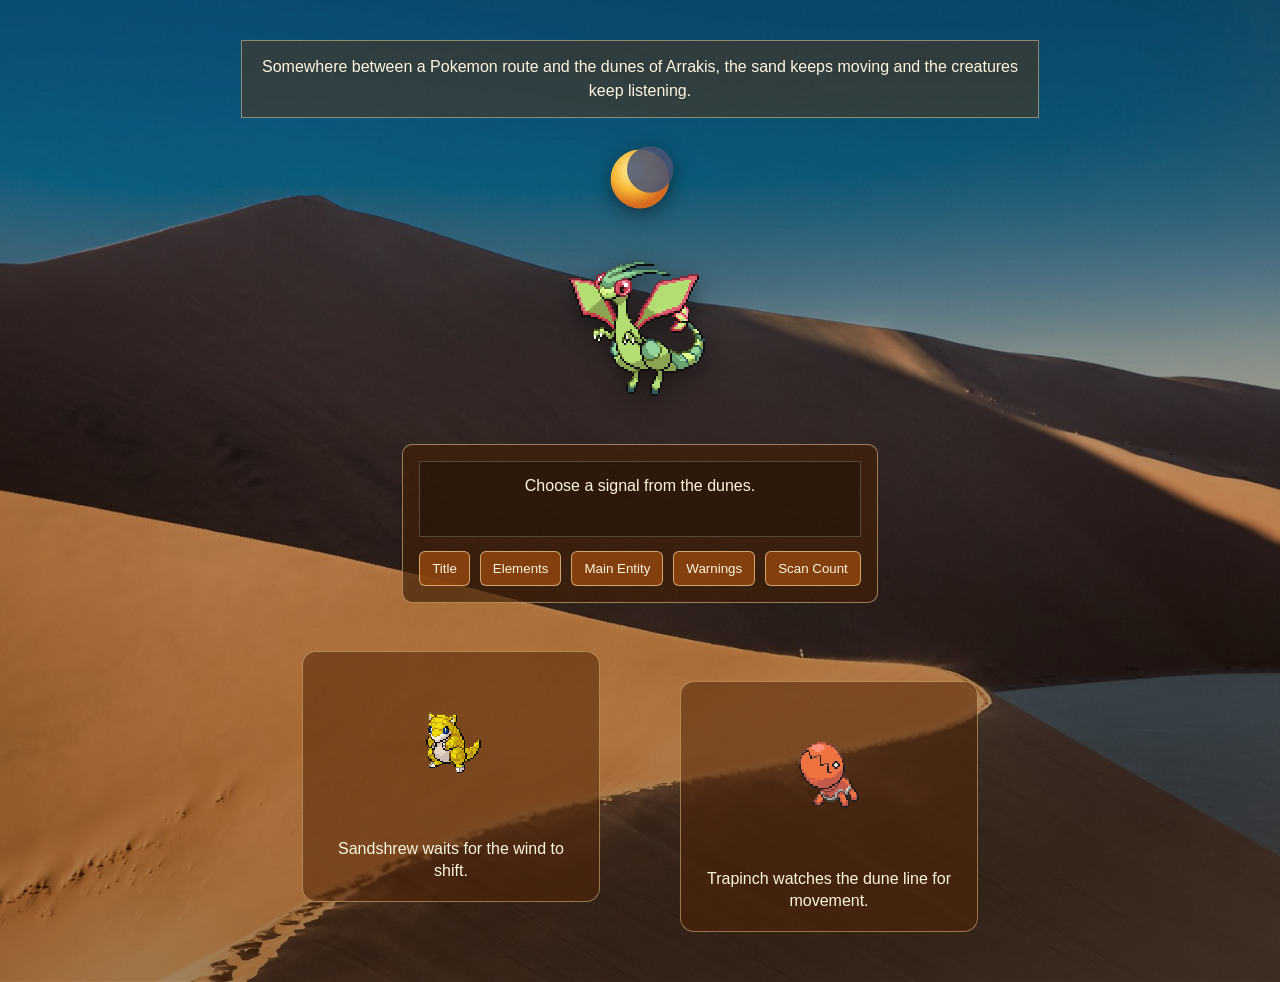
<file: environ/env03.html>
<!doctype html>
<html lang="en">
<head>
  <meta charset="utf-8">
  <meta name="viewport" content="width=device-width, initial-scale=1">
  <title>Pokemon on the Dunes of Arrakis Data Layer</title>
  <link rel="stylesheet" href="env03.css">
  <script src="https://code.jquery.com/jquery-3.7.1.min.js"></script>
  <script src="env03.js" defer></script>
</head>
<body>
  <div id="page">
    <div id="top-zone">
      <p id="scene-text">Somewhere between a Pokemon route and the dunes of Arrakis, the sand keeps moving and the creatures keep listening.</p>
      <img id="time-orb" src='data:image/svg+xml,%3Csvg xmlns="http://www.w3.org/2000/svg" viewBox="0 0 120 120"%3E%3Cdefs%3E%3CradialGradient id="sun" cx="38%25" cy="35%25" r="60%25"%3E%3Cstop offset="0%25" stop-color="%23fff7b0"/%3E%3Cstop offset="58%25" stop-color="%23f7b733"/%3E%3Cstop offset="100%25" stop-color="%23d66b1f"/%3E%3C/radialGradient%3E%3C/defs%3E%3Ccircle cx="60" cy="60" r="43" fill="url(%23sun)"/%3E%3Ccircle cx="75" cy="46" r="34" fill="%234a5575" opacity=".86"/%3E%3C/svg%3E' alt="Sun and moon time selector">
      <div id="flygon-area">
        <img id="flygon" src="../labs/arrakis_sample/images/flygon.png" alt="Flygon gliding above the dunes">
      </div>
    </div>

    <div id="data-panel">
      <div id="environment-output">Choose a signal from the dunes.</div>
      <div id="environment-controls">
        <button id="title-button">Title</button>
        <button id="elements-button">Elements</button>
        <button id="entity-button">Main Entity</button>
        <button id="warnings-button">Warnings</button>
        <button id="scan-button">Scan Count</button>
      </div>
    </div>

    <div id="main-zone">
      <div class="character-card" id="sandshrew-card">
        <img id="sandshrew" src="../labs/arrakis_sample/images/sandshrew.png" alt="Sandshrew standing on the sand">
        <p>Sandshrew waits for the wind to shift.</p>
      </div>

      <div class="character-card" id="trapinch-card">
        <img id="trapinch" src="../labs/arrakis_sample/images/trapinch.png" alt="Trapinch half-buried in the dunes">
        <p>Trapinch watches the dune line for movement.</p>
      </div>
    </div>
  </div>
</body>
</html>
</file>
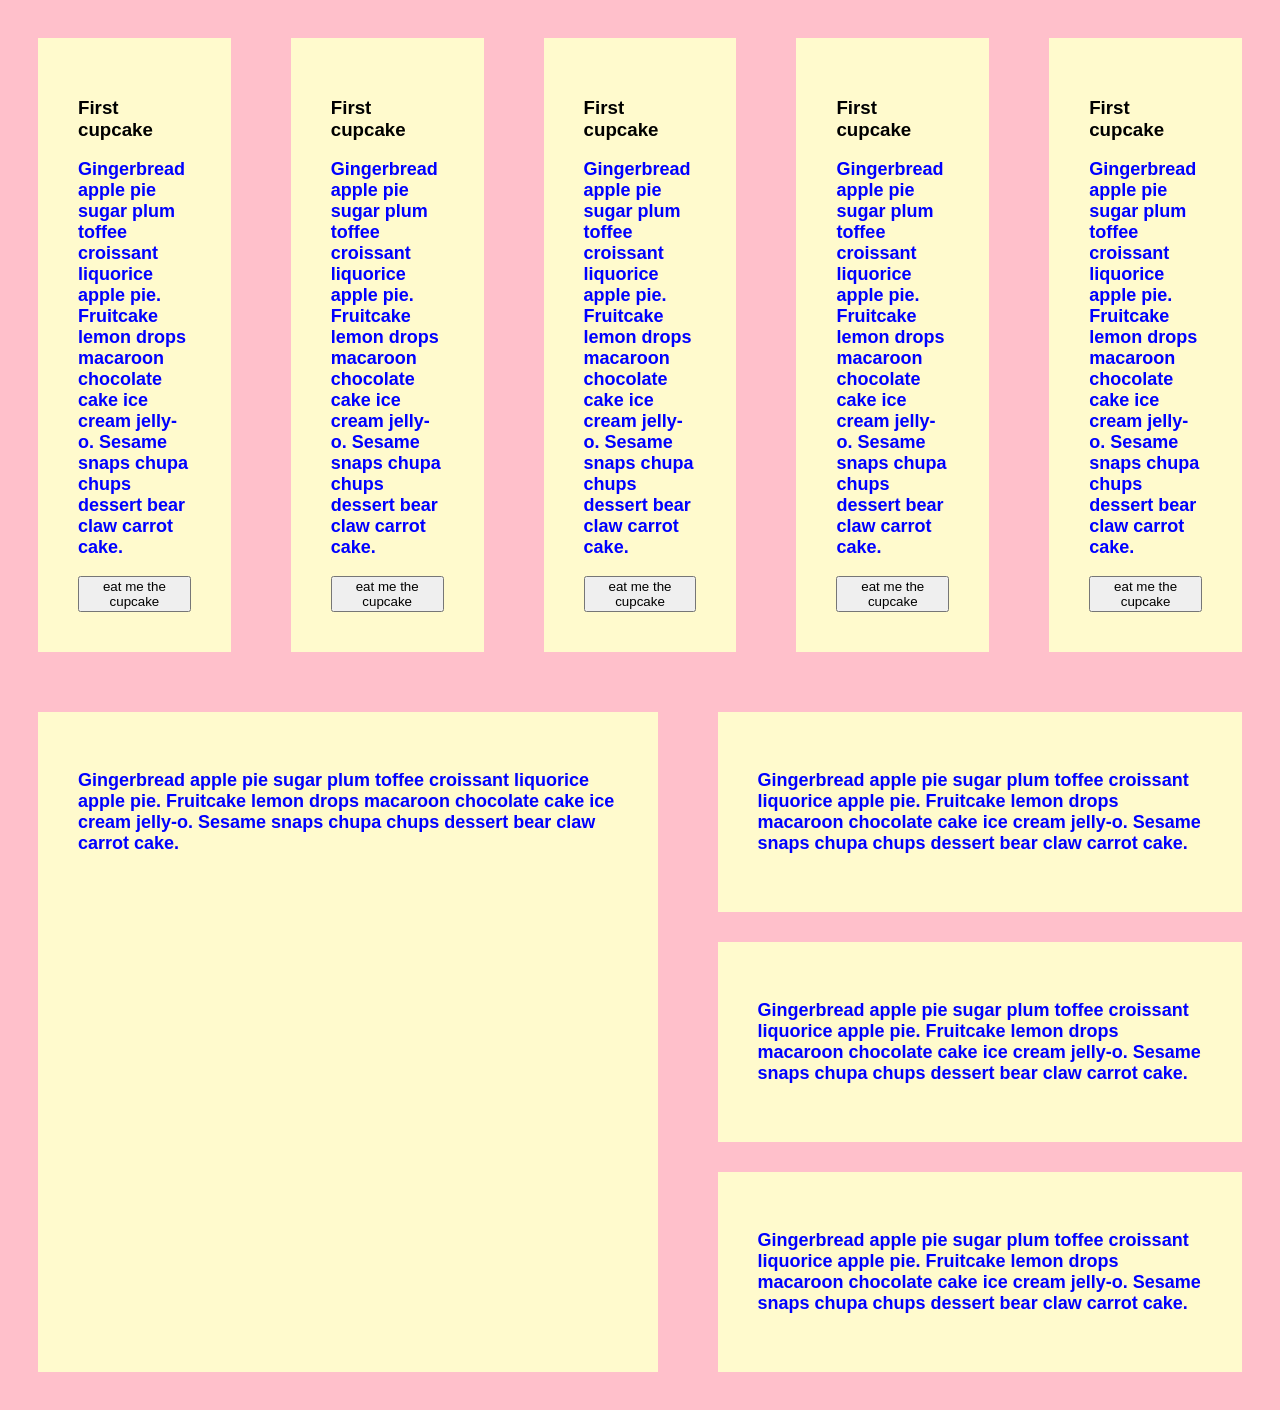
<file: exercises/ex03.html>
<!DOCTYPE html>
<html lang="en">

<head>
    <meta charset="UTF-8">
    <meta name="viewport" content="width=device-width, initial-scale=1.0">
    <link href="ex02.css" rel="stylesheet" type="text/css">
    <title>BOXES</title>
</head>

<body>

    <div class="my-flex">
        <div class="test-div">
            <h3>First cupcake</h3>
            <p>Gingerbread apple pie sugar plum toffee croissant liquorice apple pie. Fruitcake lemon drops macaroon
                chocolate cake ice cream jelly-o. Sesame snaps chupa chups dessert bear claw carrot cake.</p>
            <button>eat me the cupcake</button>
        </div>
        <div class="test-div">
            <h3>First cupcake</h3>
            <p>Gingerbread apple pie sugar plum toffee croissant liquorice apple pie. Fruitcake lemon drops macaroon
                chocolate cake ice cream jelly-o. Sesame snaps chupa chups dessert bear claw carrot cake.</p>
            <button>eat me the cupcake</button>
        </div>
        <div class="test-div">
            <h3>First cupcake</h3>
            <p>Gingerbread apple pie sugar plum toffee croissant liquorice apple pie. Fruitcake lemon drops macaroon
                chocolate cake ice cream jelly-o. Sesame snaps chupa chups dessert bear claw carrot cake.</p>
            <button>eat me the cupcake</button>
        </div>
        <div class="test-div">
            <h3>First cupcake</h3>
            <p>Gingerbread apple pie sugar plum toffee croissant liquorice apple pie. Fruitcake lemon drops macaroon
                chocolate cake ice cream jelly-o. Sesame snaps chupa chups dessert bear claw carrot cake.</p>
            <button>eat me the cupcake</button>
        </div>
        <div class="test-div">
            <h3>First cupcake</h3>
            <p>Gingerbread apple pie sugar plum toffee croissant liquorice apple pie. Fruitcake lemon drops macaroon
                chocolate cake ice cream jelly-o. Sesame snaps chupa chups dessert bear claw carrot cake.</p>
            <button>eat me the cupcake</button>
        </div>
    </div>


<div class="my-flex">
       <div class="test-div">          
            <p>Gingerbread apple pie sugar plum toffee croissant liquorice apple pie. Fruitcake lemon drops macaroon
                chocolate cake ice cream jelly-o. Sesame snaps chupa chups dessert bear claw carrot cake.</p>
        </div>

    <div>
       <div class="test-div">          
            <p>Gingerbread apple pie sugar plum toffee croissant liquorice apple pie. Fruitcake lemon drops macaroon
                chocolate cake ice cream jelly-o. Sesame snaps chupa chups dessert bear claw carrot cake.</p>
        </div>
       <div class="test-div">          
            <p>Gingerbread apple pie sugar plum toffee croissant liquorice apple pie. Fruitcake lemon drops macaroon
                chocolate cake ice cream jelly-o. Sesame snaps chupa chups dessert bear claw carrot cake.</p>
        </div>
       <div class="test-div">          
            <p>Gingerbread apple pie sugar plum toffee croissant liquorice apple pie. Fruitcake lemon drops macaroon
                chocolate cake ice cream jelly-o. Sesame snaps chupa chups dessert bear claw carrot cake.</p>
        </div>
    </div>
</div>


</body>

</html>
</file>
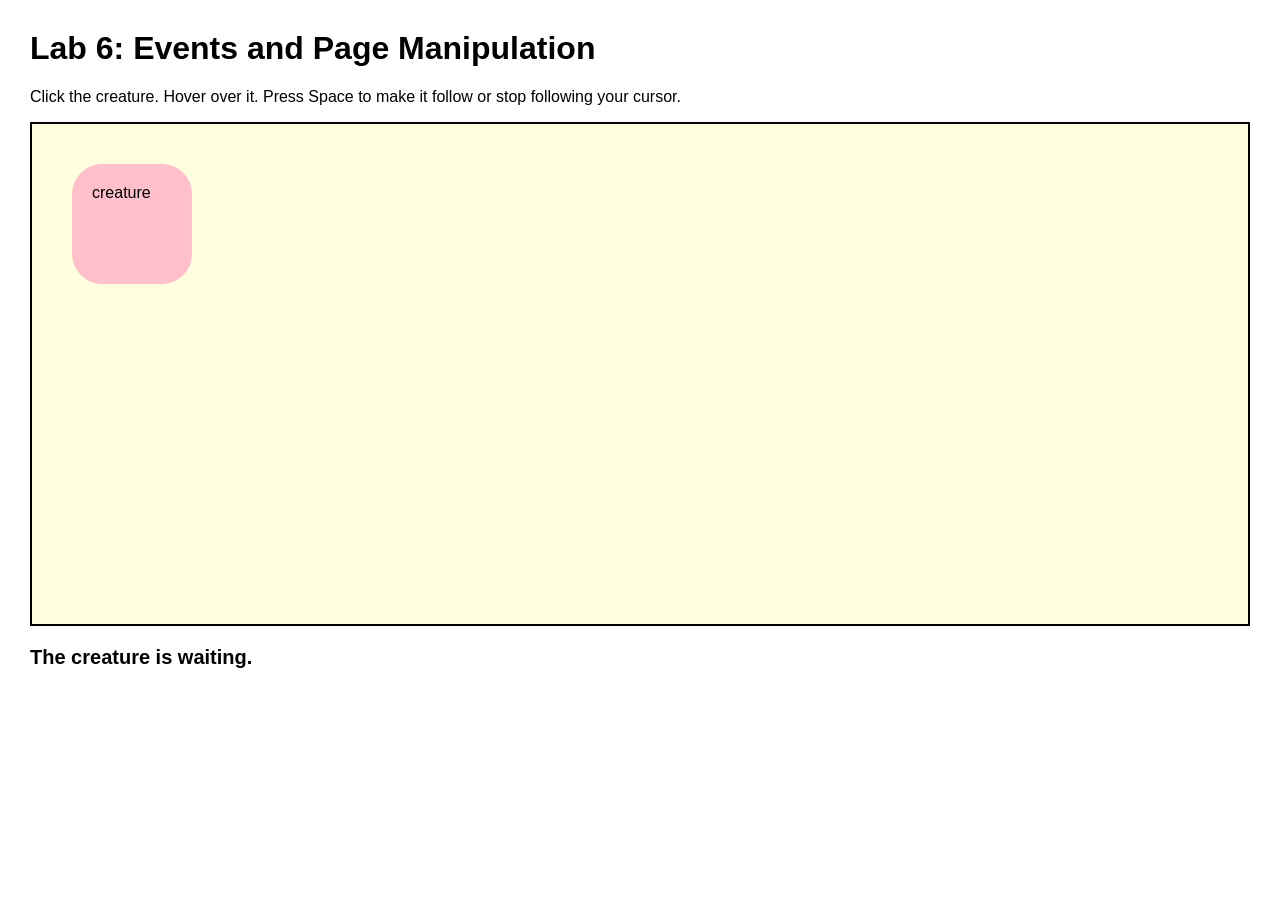
<file: exercises/lab06.html>
<!DOCTYPE html>
<html lang="en">

<head>
  <meta charset="UTF-8">
  <meta name="viewport" content="width=device-width, initial-scale=1.0">
  <title>Lab 6</title>
  <link rel="stylesheet" href="lab06.css">
  <script src="https://code.jquery.com/jquery-3.7.1.min.js"></script>
  <script src="lab06.js" defer></script>
</head>

<body>
  <h1>Lab 6: Events and Page Manipulation</h1>

  <p>
    Click the creature. Hover over it. Press Space to make it follow or stop following your cursor.
  </p>

<div id="scene">
  <div id="creature">
    creature
    <div id="thought">I feel your cursor nearby...</div>
  </div>
</div>

  <p id="status">The creature is waiting.</p>
</body>

</html>
</file>
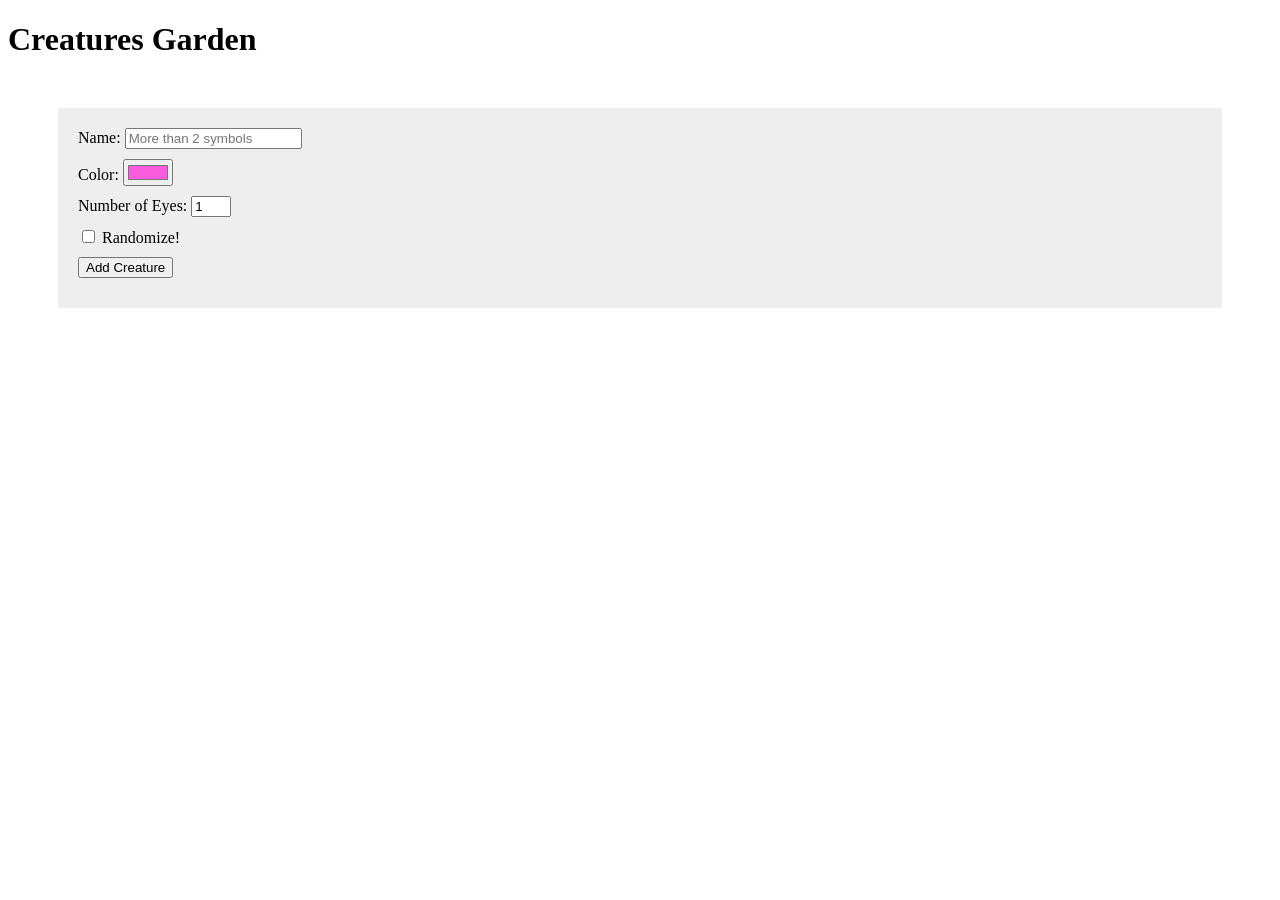
<file: garden/creature.html>
<!DOCTYPE html>
<html lang="en">

<head>
   <!-- All techy stuff goes here, inside HEAD -->
   <meta charset="UTF-8">
   <meta name="viewport" content="width=device-width, initial-scale=1.0">
   <!-- Overall title of your page -->
   <title>Creatures Garden</title>
   <!-- Link to external CSS file -->
   <link rel="stylesheet" href="creature.css">
   <!-- jQuery library -->
   <script src="https://code.jquery.com/jquery-3.7.1.min.js"></script>
   <!-- Link to external JavaScript file -->
   <script src="creature.js" DEFER></script>

</head>

<body>
<!-- Main content goes here, inside BODY -->

<h1>Creatures Garden </h1>

<!-- ADD CREATURES TO THE GARDEN -->

<!-- adding creatures -->
<div id="creature-form">
    <div>Name: <input type="text" id="crName" placeholder="More than 2 symbols"> </div>
    <div>Color: <input type="color" id="crColor" value="#fb5bdd"> </div>
    <div>Number of Eyes: <input type="number" id="crEyesNum" max="5" min="0" value="1"> </div>
    <div><input type="checkbox" id="crRandom" value="yes"> <label for="crRandom">Randomize!</label> </div>
    <div> <button id="crAdd">Add Creature</button> </div>
</div>

<!-- showing creatures -->
<div id="creature-list"> </div>

</body>

</html>
</file>
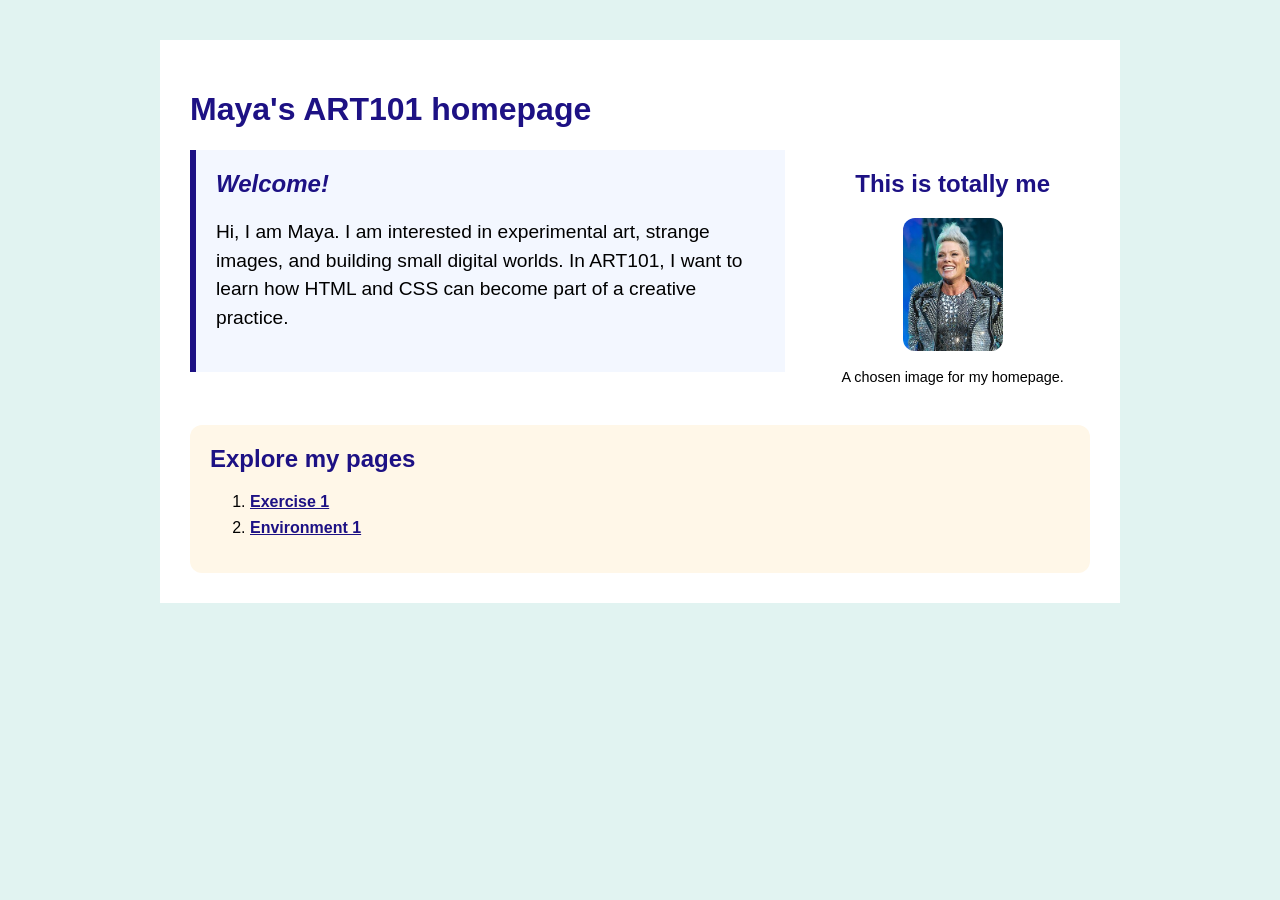
<file: labs/testex03.html>
<!doctype html>
<html lang="en">
<head>
    <meta charset="utf-8">
    <title>Maya's ART101 homepage</title>
    <link href="site.css" rel="stylesheet" type="text/css">
</head>
<body>

    <div id="page">

        <h1>Maya's ART101 homepage</h1>

        <div class="top-section">

            <div id="introduction">
                <h2>Welcome!</h2>
                <p>
                    Hi, I am Maya. I am interested in experimental art, strange images,
                    and building small digital worlds. In ART101, I want to learn how
                    HTML and CSS can become part of a creative practice.
                </p>
            </div>

            <div class="profile">
                <h2>This is totally me</h2>
                <img src="../exercises/pink.jpg" alt="A portrait of Maya">
                <p>A chosen image for my homepage.</p>
            </div>

        </div>

        <div class="navigation">
            <h2>Explore my pages</h2>
            <ol>
                <li><a href="exercises/ex01.html">Exercise 1</a></li>
                <li><a href="environ/env01.html">Environment 1</a></li>
            </ol>
        </div>

    </div>

</body>
</html>
</file>
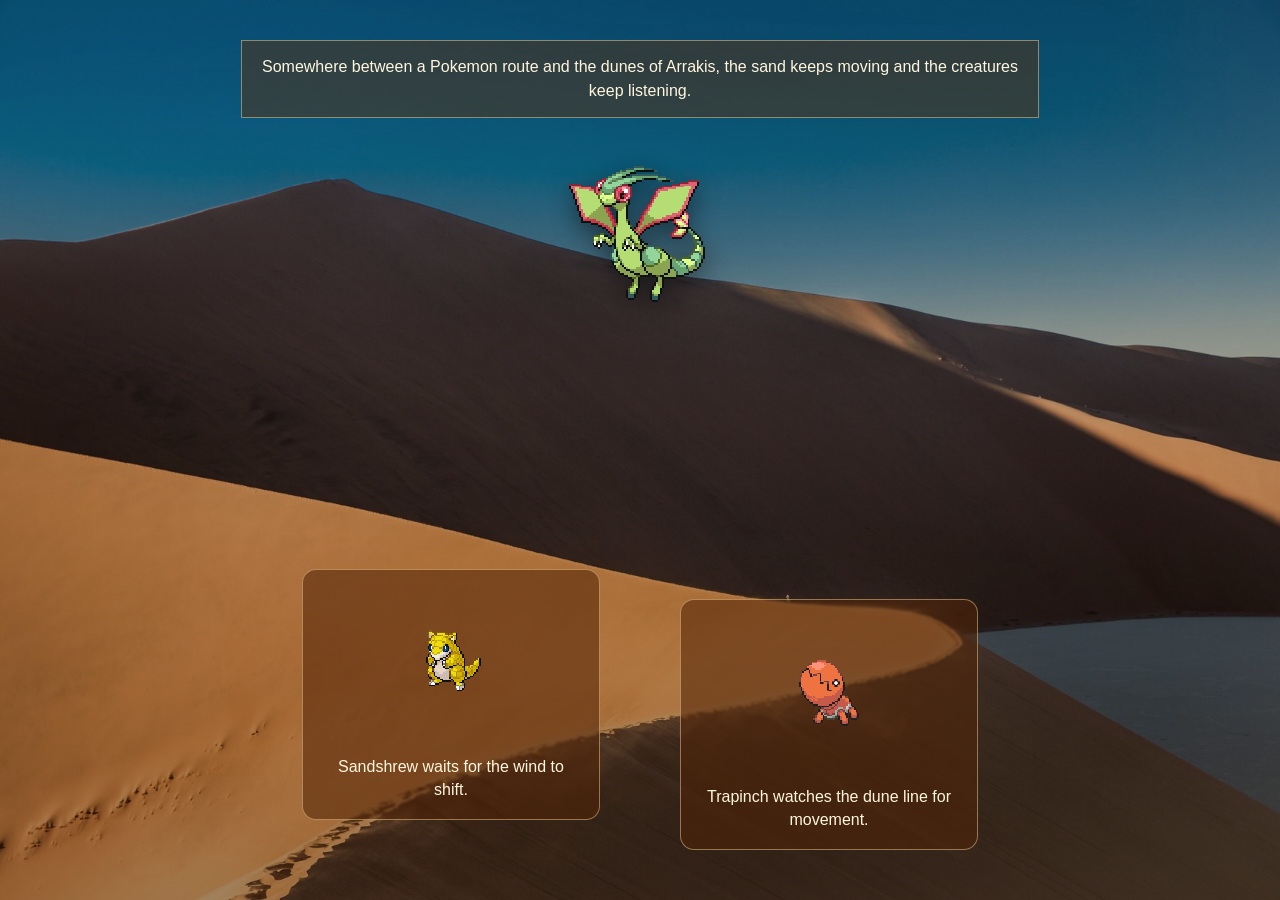
<file: labs/arrakis_sample/env02.html>
<!doctype html>
<html lang="en">
<head>
  <meta charset="utf-8">
  <meta name="viewport" content="width=device-width, initial-scale=1">
  <title>Pokemon on the Dunes of Arrakis</title>
  <link href="env02.css" rel="stylesheet" type="text/css">
</head>
<body>
  <div id="page">
    <div id="top-zone">
      <p id="scene-text">Somewhere between a Pokemon route and the dunes of Arrakis, the sand keeps moving and the creatures keep listening.</p>
      <img id="flygon" src="images/flygon.png" alt="Flygon gliding above the dunes">
    </div>

    <div id="main-zone">
      <div class="character-card" id="sandshrew-card">
        <img id="sandshrew" src="images/sandshrew.png" alt="Sandshrew standing on the sand">
        <p>Sandshrew waits for the wind to shift.</p>
      </div>

      <div class="character-card" id="trapinch-card">
        <img id="trapinch" src="images/trapinch.png" alt="Trapinch half-buried in the dunes">
        <p>Trapinch watches the dune line for movement.</p>
      </div>
    </div>
  </div>
</body>
</html>
</file>
<file: environ/env03.css>
body {
  margin: 0;
  min-height: 100vh;
  font-family: Arial, sans-serif;
  color: #fff6de;
  background-image:
    linear-gradient(rgba(45, 20, 0, 0.18), rgba(45, 20, 0, 0.45)),
    url("../labs/arrakis_sample/images/dunes.jpg");
  background-size: cover;
  background-position: center;
  background-repeat: no-repeat;
}

body.day {
  background-image:
    radial-gradient(circle at 50% 8%, rgba(255, 252, 180, 0.82) 0, rgba(255, 225, 75, 0.58) 18%, rgba(255, 188, 54, 0.22) 42%, rgba(255, 188, 54, 0) 60%),
    linear-gradient(rgba(255, 226, 84, 0.34), rgba(250, 145, 35, 0.28), rgba(70, 190, 220, 0.18)),
    url("../labs/arrakis_sample/images/dunes.jpg");
}

body.morning {
  background-image:
    radial-gradient(circle at 22% 18%, rgba(255, 248, 133, 0.72) 0, rgba(255, 174, 67, 0.48) 20%, rgba(255, 112, 132, 0.18) 42%, rgba(255, 112, 132, 0) 58%),
    linear-gradient(rgba(255, 210, 92, 0.38), rgba(229, 86, 160, 0.34), rgba(70, 176, 213, 0.3)),
    url("../labs/arrakis_sample/images/dunes.jpg");
}

body.evening {
  background-image:
    radial-gradient(circle at 78% 24%, rgba(255, 138, 76, 0.72) 0, rgba(214, 61, 132, 0.46) 24%, rgba(95, 43, 145, 0.2) 48%, rgba(95, 43, 145, 0) 66%),
    linear-gradient(rgba(255, 105, 75, 0.34), rgba(160, 47, 124, 0.44), rgba(30, 24, 82, 0.58)),
    url("../labs/arrakis_sample/images/dunes.jpg");
}

body.night {
  background-image:
    radial-gradient(circle at 72% 14%, rgba(185, 218, 255, 0.62) 0, rgba(92, 136, 230, 0.3) 20%, rgba(51, 61, 132, 0.12) 42%, rgba(51, 61, 132, 0) 62%),
    linear-gradient(rgba(12, 20, 66, 0.74), rgba(18, 8, 55, 0.78), rgba(1, 5, 22, 0.9)),
    url("../labs/arrakis_sample/images/dunes.jpg");
}

#page {
  min-height: 100vh;
  padding: 30px;
  box-sizing: border-box;
  display: flex;
  flex-direction: column;
  justify-content: space-between;
}

#top-zone {
  text-align: center;
  padding-top: 10px;
}

#time-orb {
  width: 82px;
  margin: 0 auto 12px auto;
  display: block;
  cursor: pointer;
  filter: drop-shadow(0 5px 10px rgba(0, 0, 0, 0.45));
}

#scene-text {
  max-width: 760px;
  margin: 0 auto 20px auto;
  padding: 14px 18px;
  background: rgba(95, 42, 5, 0.45);
  border: 1px solid rgba(255, 228, 170, 0.45);
  line-height: 1.5;
}

#flygon-area {
  position: relative;
  display: inline-block;
  transition: transform 0.28s ease;
}

#flygon {
  width: 190px;
  image-rendering: pixelated;
  filter: drop-shadow(0 8px 12px rgba(0, 0, 0, 0.45));
  cursor: pointer;
}

#flygon-bubble {
  position: absolute;
  left: 132px;
  top: -14px;
  max-width: 170px;
  padding: 10px 13px;
  color: #3b2107;
  background: #fff8df;
  border: 2px solid rgba(92, 45, 9, 0.85);
  border-radius: 22px;
  box-shadow: 0 5px 12px rgba(0, 0, 0, 0.28);
  font-size: 14px;
  line-height: 1.25;
  text-align: center;
}

#main-zone {
  display: flex;
  gap: 80px;
  justify-content: center;
  align-items: flex-end;
  padding: 30px 0 20px 0;
}

#data-panel {
  max-width: 760px;
  margin: 18px auto;
  padding: 16px;
  background: rgba(65, 31, 8, 0.68);
  border: 1px solid rgba(255, 222, 158, 0.5);
  border-radius: 10px;
  text-align: center;
}

#environment-output {
  min-height: 76px;
  padding: 12px;
  box-sizing: border-box;
  line-height: 1.45;
  background: rgba(23, 14, 6, 0.38);
  border: 1px solid rgba(255, 246, 222, 0.22);
}

#environment-output ul {
  display: inline-block;
  margin: 0;
  padding-left: 22px;
  text-align: left;
}

#environment-controls {
  display: flex;
  flex-wrap: wrap;
  gap: 10px;
  justify-content: center;
  margin-top: 14px;
}

#environment-controls button {
  padding: 9px 12px;
  color: #fff6de;
  background: rgba(148, 71, 14, 0.82);
  border: 1px solid rgba(255, 222, 158, 0.65);
  border-radius: 6px;
  cursor: pointer;
}

#environment-controls button:hover {
  background: rgba(188, 102, 27, 0.9);
}

.character-card {
  width: 260px;
  text-align: center;
  padding: 18px;
  background: rgba(82, 38, 8, 0.55);
  border: 1px solid rgba(255, 222, 158, 0.45);
  border-radius: 14px;
  backdrop-filter: blur(1px);
}

.character-card p {
  margin: 14px 0 0 0;
  line-height: 1.4;
}

#sandshrew {
  width: 150px;
  image-rendering: pixelated;
}

#trapinch {
  width: 150px;
  image-rendering: pixelated;
}

#sandshrew-card {
  margin-bottom: 30px;
}

#trapinch-card {
  margin-top: 20px;
}
</file>
<file: exercises/ex02.css>
p {
    color: blue;
    font-size: large;
    font-weight: bold;
}

p strong {
    font-weight: normal;
}

li {
    text-align: center;
}

html {
    font-family: Sans-serif;
    background-color: pink;
}


/* select all html tags that have a class highlight_01 */
.highlight_01 {
    background-color: azure;
}

.highlight_02 {
    background-color: orange;
}

.highlight_03 {
    background-color: rgb(238, 255, 161);
}

#pink-huge {
    width: 150px
}

#pink-medium {
    width: 99px
}

#pink-small {
    width: 50px
}


.test-div {
    background: lemonchiffon;
    margin: 30px;
    padding: 40px;
}

.my-flex { display: flex;}
</file>
<file: exercises/lab06.css>
body {
  font-family: Arial, sans-serif;
  margin: 30px;
}

#scene {
  min-height: 500px;
  background: lightyellow;
  border: 2px solid black;
  position: relative;
  overflow: hidden;
}

#creature {
  width: 120px;
  height: 120px;
  background: pink;
  border-radius: 30px;
  padding: 20px;
  box-sizing: border-box;
  cursor: pointer;
  position: absolute;
  left: 40px;
  top: 40px;
  transition: background 0.3s, border-radius 0.3s, transform 0.3s, box-shadow 0.3s;
  z-index: 2;
}

#thought {
  display: none;
  position: absolute;
  left: 95px;
  top: -20px;
  background: white;
  border: 2px solid black;
  border-radius: 20px;
  padding: 12px;
  width: 180px;
  z-index: 3;
  pointer-events: none;
}

.transformed {
  background: lavender;
  border-radius: 50%;
  transform: scale(1.2) rotate(10deg);
}

.following {
  box-shadow: 0 0 20px black;
}

#status {
  font-size: 20px;
  font-weight: bold;
}
</file>
<file: garden/creature.css>
#creature-form {
   background: #eeeeee;
   padding: 20px;
   margin: 50px;
}


#creature-list {
   display: flex;
   flex-wrap: wrap;
   gap: 20px;
   margin: 50px;
}


#creature-form DIV {
   margin-bottom: 10px;
}

#creature-list>DIV {
   display: flex;
   flex-direction: column;
   justify-content: center;
   align-items: center;
}


.creature-body {
   background: pink;
   justify-content: center;
   align-items: center;
   display: flex;
   width: 100px;
   height: 100px;
}

.eye { height: 18px; width: 10px; border: 2px solid #000; border-radius: 10px; background: #fff;}
</file>
<file: labs/site.css>
body {
    background: #e1f3f1;
    padding: 40px;
    margin: 0;
    font-family: sans-serif;
}

#page {
    max-width: 900px;
    margin: 0 auto;
    background: white;
    padding: 30px;
}

h1,
h2,
h3 {
    color: #1d1184;
}

.top-section {
    display: flex;
    gap: 30px;
    align-items: flex-start;
    margin-bottom: 25px;
}

#introduction {
    background: #f3f7ff;
    padding: 20px;
    border-left: 6px solid #1d1184;
    flex: 2;
}

#introduction h2 {
    font-style: italic;
    margin-top: 0;
}

#introduction p {
    font-size: 120%;
    line-height: 1.5;
}

.profile {
    text-align: center;
    flex: 1;
}

.profile img {
    width: 100px;
    border-radius: 12px;
}

.profile p {
    font-size: 90%;
}

.navigation {
    background: #fff7e8;
    padding: 20px;
    border-radius: 12px;
}

.navigation h2 {
    margin-top: 0;
}

.navigation li {
    margin-bottom: 8px;
}

.navigation a {
    color: #1d1184;
    font-weight: bold;
}
</file>
<file: labs/arrakis_sample/env02.css>
body {
  margin: 0;
  min-height: 100vh;
  font-family: Arial, sans-serif;
  color: #fff6de;
  background-image:
    linear-gradient(rgba(45, 20, 0, 0.18), rgba(45, 20, 0, 0.45)),
    url("images/dunes.jpg");
  background-size: cover;
  background-position: center;
  background-repeat: no-repeat;
}

#page {
  min-height: 100vh;
  padding: 30px;
  box-sizing: border-box;
  display: flex;
  flex-direction: column;
  justify-content: space-between;
}

#top-zone {
  text-align: center;
  padding-top: 10px;
}

#scene-text {
  max-width: 760px;
  margin: 0 auto 20px auto;
  padding: 14px 18px;
  background: rgba(95, 42, 5, 0.45);
  border: 1px solid rgba(255, 228, 170, 0.45);
  line-height: 1.5;
}

#flygon {
  width: 190px;
  image-rendering: pixelated;
  filter: drop-shadow(0 8px 12px rgba(0, 0, 0, 0.45));
}

#main-zone {
  display: flex;
  gap: 80px;
  justify-content: center;
  align-items: flex-end;
  padding: 30px 0 20px 0;
}

.character-card {
  width: 260px;
  text-align: center;
  padding: 18px;
  background: rgba(82, 38, 8, 0.55);
  border: 1px solid rgba(255, 222, 158, 0.45);
  border-radius: 14px;
  backdrop-filter: blur(1px);
}

.character-card p {
  margin: 14px 0 0 0;
  line-height: 1.4;
}

#sandshrew {
  width: 150px;
  image-rendering: pixelated;
}

#trapinch {
  width: 150px;
  image-rendering: pixelated;
}

#sandshrew-card {
  margin-bottom: 30px;
}

#trapinch-card {
  margin-top: 20px;
}
</file>
